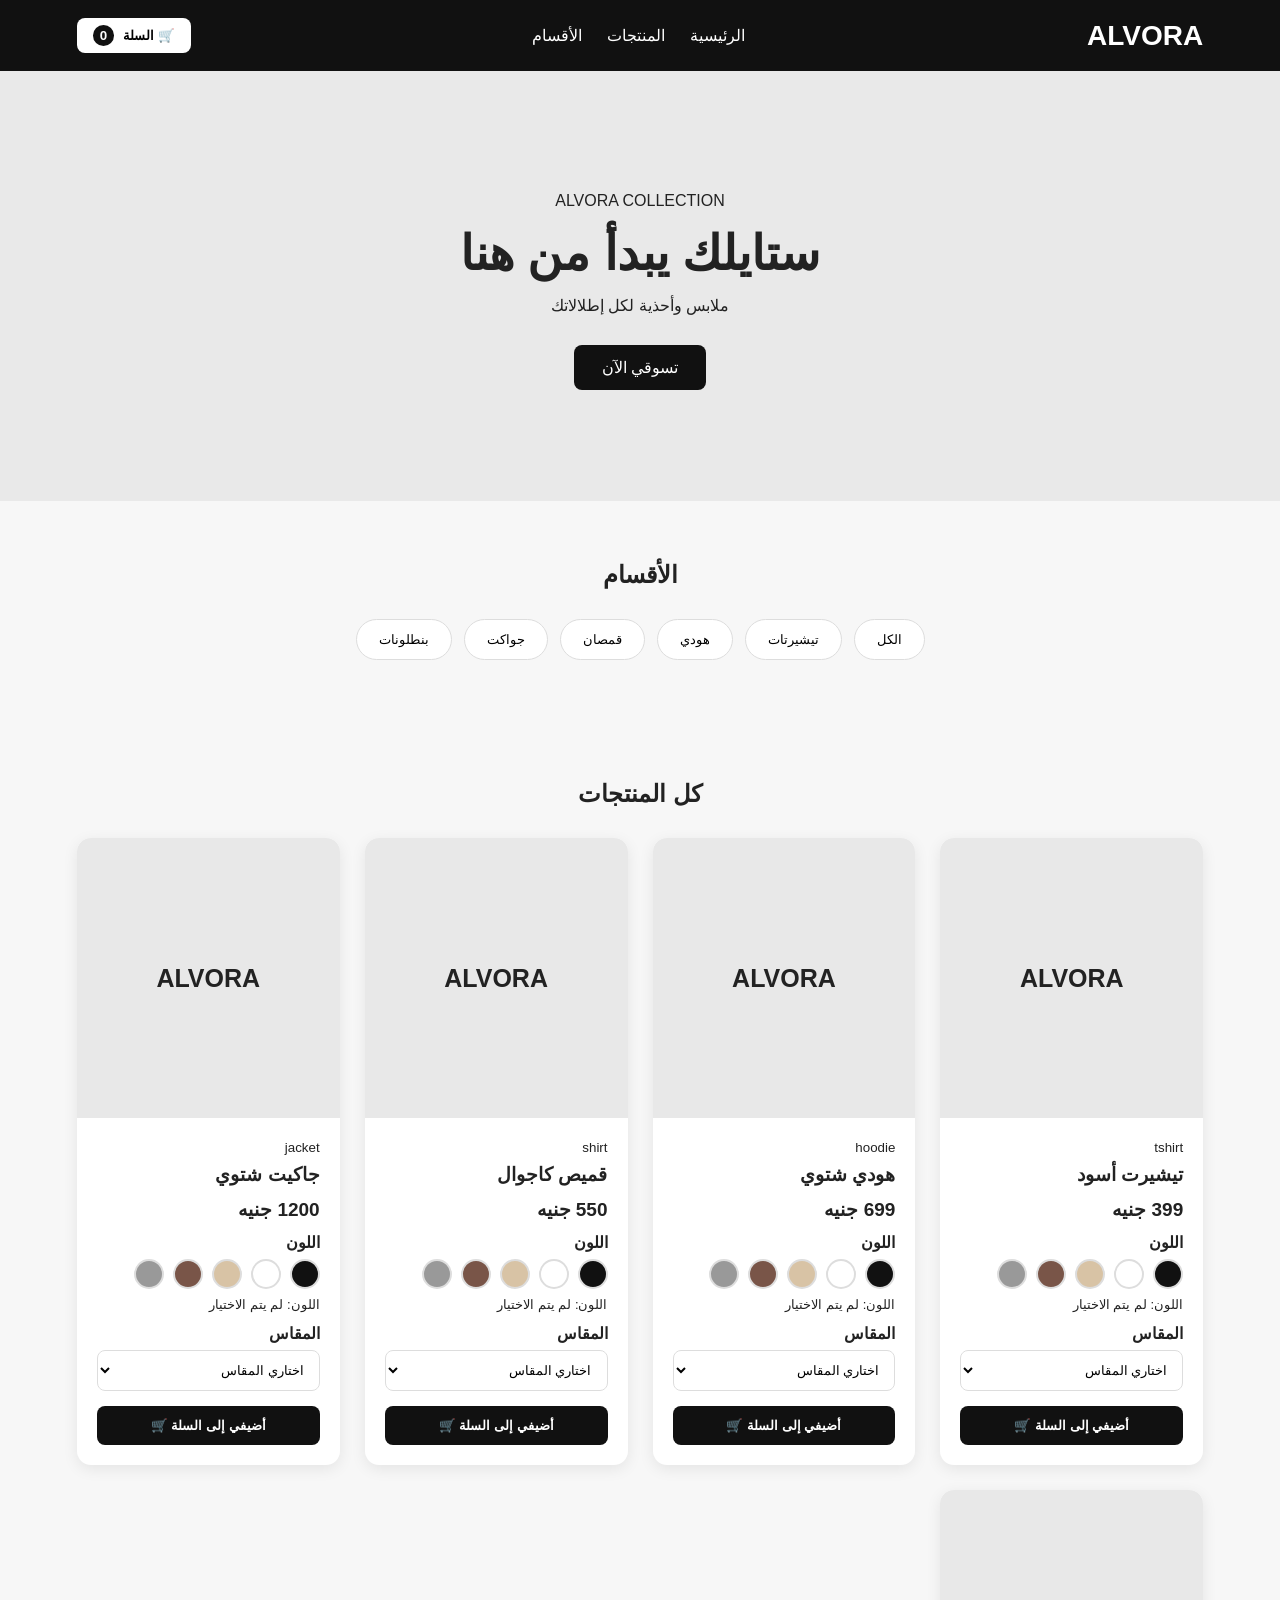
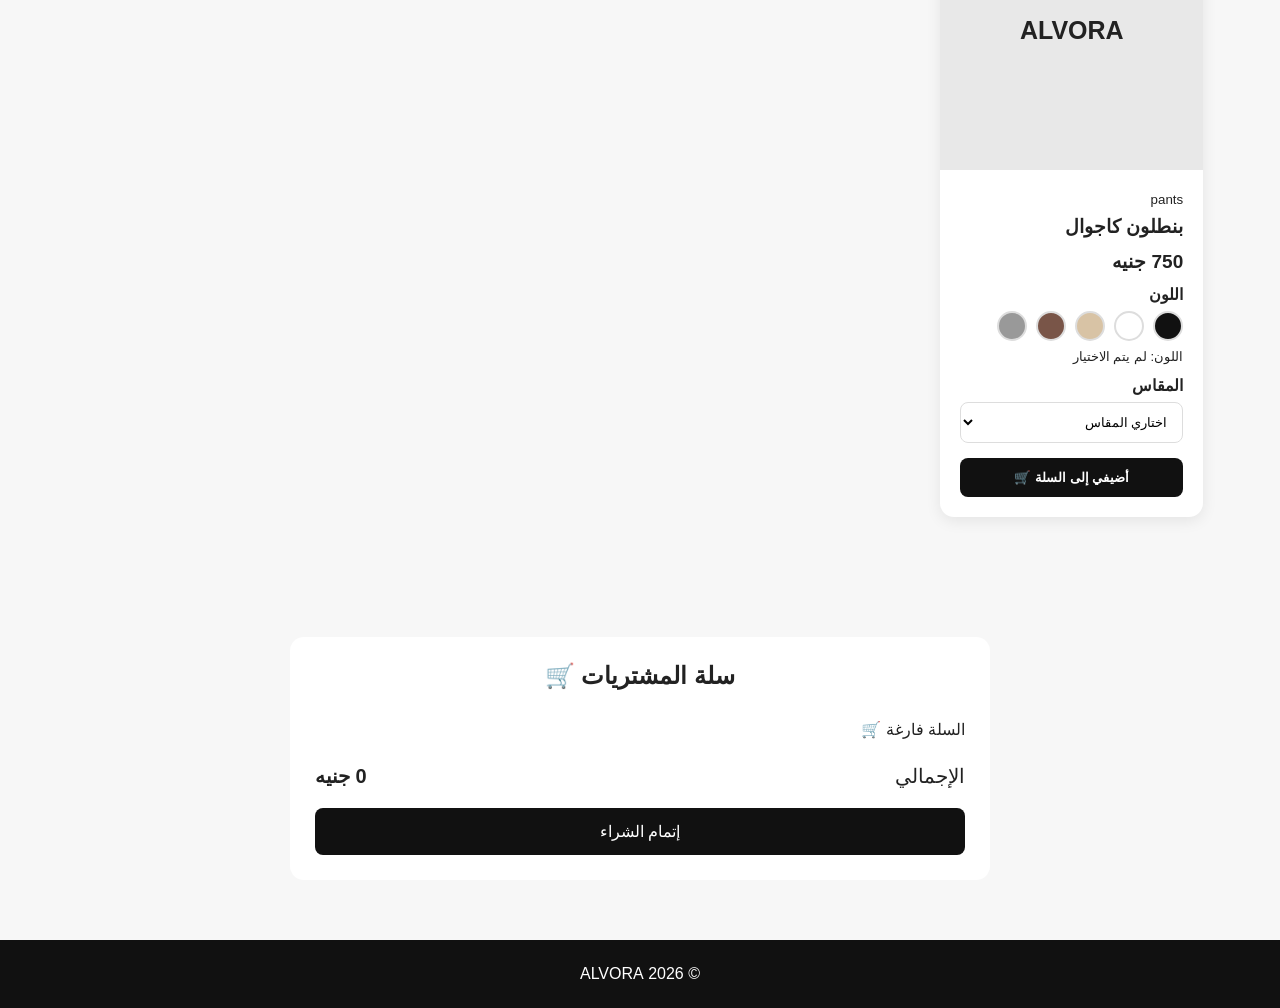
<file: index.html>
<!DOCTYPE html>
<html lang="ar" dir="rtl">
<head>
    <meta charset="UTF-8">
    <meta name="viewport" content="width=device-width, initial-scale=1.0">

    <title>ALVORA | متجر ملابس</title>

    <link rel="stylesheet" href="style.css">
</head>

<body>

<header class="header">

    <a href="#" class="logo">ALVORA</a>

    <nav class="nav">
        <a href="#home">الرئيسية</a>
        <a href="#products">المنتجات</a>
        <a href="#categories">الأقسام</a>
    </nav>

    <button class="cart-button" onclick="openCart()">
        🛒 السلة
        <span id="cart-count">0</span>
    </button>

</header>


<main>

    <!-- الرئيسية -->
    <section id="home" class="hero">

        <div class="hero-content">

            <p>ALVORA COLLECTION</p>

            <h1>ستايلك يبدأ من هنا</h1>

            <p>
                ملابس وأحذية لكل إطلالاتك
            </p>

            <a href="#products" class="shop-button">
                تسوقي الآن
            </a>

        </div>

    </section>


    <!-- الأقسام -->
    <section id="categories" class="categories">

        <h2>الأقسام</h2>

        <div class="category-grid">

            <button onclick="filterProducts('all')">
                الكل
            </button>

            <button onclick="filterProducts('tshirt')">
                تيشيرتات
            </button>

            <button onclick="filterProducts('hoodie')">
                هودي
            </button>

            <button onclick="filterProducts('shirt')">
                قمصان
            </button>

            <button onclick="filterProducts('jacket')">
                جواكت
            </button>

            <button onclick="filterProducts('pants')">
                بنطلونات
            </button>
            

        </div>

    </section>


    <!-- المنتجات -->
    <section id="products" class="products">

        <h2>كل المنتجات</h2>

        <div id="products-grid" class="products-grid">

            <!-- المنتجات سيضيفها JavaScript هنا -->

        </div>

    </section>


    <!-- السلة -->
    <section id="cart" class="cart-section">

        <div class="cart-box">

            <h2>سلة المشتريات 🛒</h2>

            <div id="cart-items">
                <p>السلة فارغة</p>
            </div>

            <div class="cart-total">

                <span>الإجمالي</span>

                <strong id="cart-total">
                    0 جنيه
                </strong>

            </div>

            <button
                class="checkout-button"
                onclick="checkout()">

                إتمام الشراء

            </button>

        </div>

    </section>

</main>


<footer>

    <p>
        © 2026 ALVORA
    </p>

</footer>


<script src="script.js"></script>

</body>
</html>
</file>
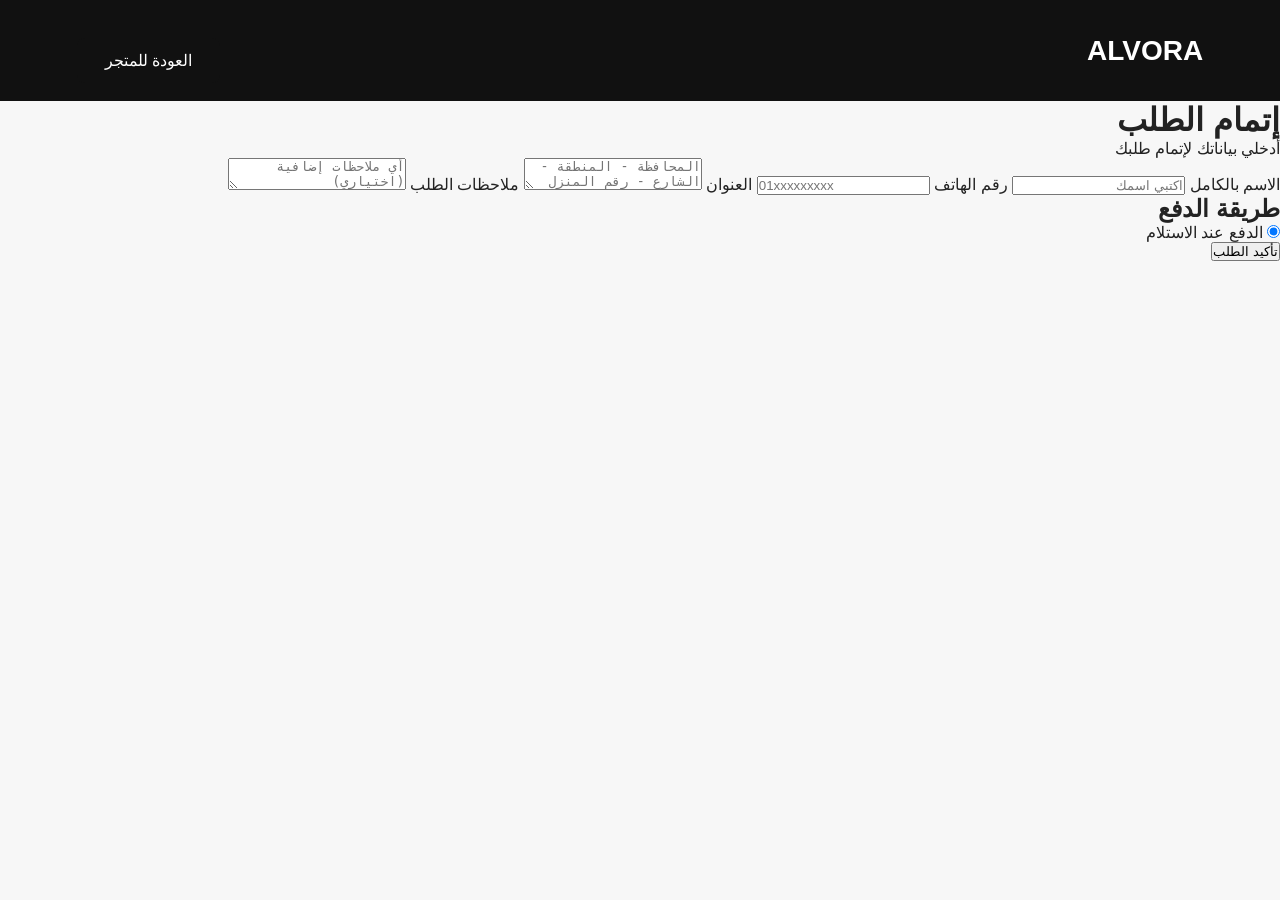
<file: checkout.html>
<!DOCTYPE html>
<html lang="ar" dir="rtl">

<head>
    <meta charset="UTF-8">
    <meta name="viewport" content="width=device-width, initial-scale=1.0">

    <title>إتمام الطلب | ALVORA</title>

    <link rel="stylesheet" href="style.css">
</head>

<body>

<header class="header">

    <a href="index.html" class="logo">
        ALVORA
    </a>

    <a href="index.html" class="shop-button">
        العودة للمتجر
    </a>

</header>


<main class="checkout-page">

    <div class="checkout-box">

        <h1>إتمام الطلب</h1>

        <p>
            أدخلي بياناتك لإتمام طلبك
        </p>


        <form id="checkout-form">

            <label for="name">
                الاسم بالكامل
            </label>

            <input
                type="text"
                id="name"
                placeholder="اكتبي اسمك"
                required
            >


            <label for="phone">
                رقم الهاتف
            </label>

            <input
                type="tel"
                id="phone"
                placeholder="01xxxxxxxxx"
                required
            >


            <label for="address">
                العنوان
            </label>

            <textarea
                id="address"
                placeholder="المحافظة - المنطقة - الشارع - رقم المنزل"
                required
            ></textarea>


            <label for="notes">
                ملاحظات الطلب
            </label>

            <textarea
                id="notes"
                placeholder="أي ملاحظات إضافية (اختياري)"
            ></textarea>


            <h2>طريقة الدفع</h2>

            <div class="payment-options">

                <label>
                    <input
                        type="radio"
                        name="payment"
                        value="cash"
                        checked
                    >
                    الدفع عند الاستلام
                </label>

            </div>


            <button
                type="submit"
                class="checkout-submit">

                تأكيد الطلب

            </button>

        </form>

    </div>

</main>


<script src="checkout.js"></script>

</body>
</html>
</file>
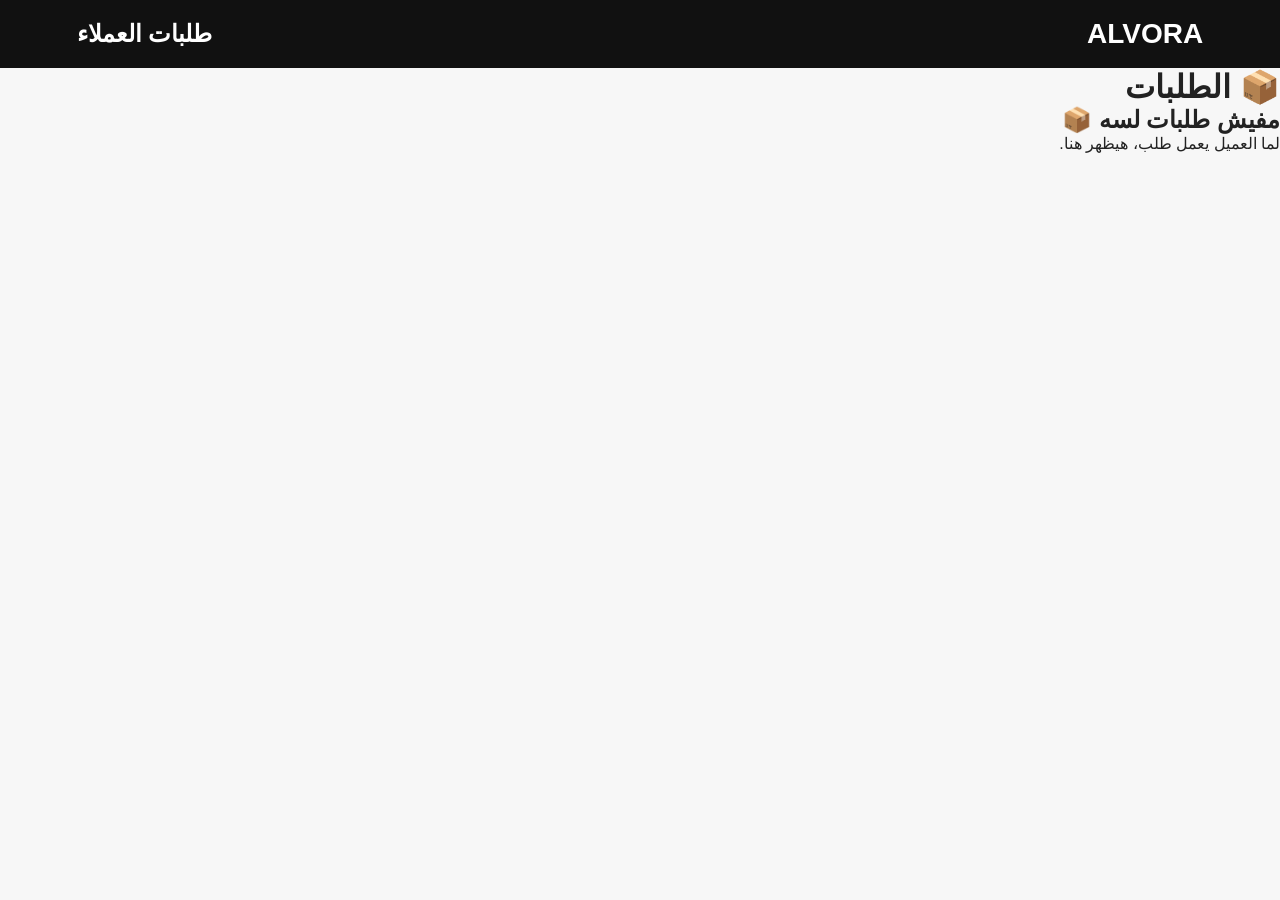
<file: orders.html>
<!DOCTYPE html>
<html lang="ar" dir="rtl">

<head>
    <meta charset="UTF-8">
    <meta name="viewport" content="width=device-width, initial-scale=1.0">

    <title>طلبات ALVORA</title>

    <link rel="stylesheet" href="style.css">
</head>

<body>

<header class="header">

    <a href="index.html" class="logo">
        ALVORA
    </a>

    <h2>طلبات العملاء</h2>

</header>


<main class="orders-page">

    <div class="orders-box">

        <h1>📦 الطلبات</h1>

        <div id="orders-list">
            <p>جاري تحميل الطلبات...</p>
        </div>

    </div>

</main>


<script src="orders.js"></script>

</body>
</html>
</file>
<file: style.css>
* {
    box-sizing: border-box;
    margin: 0;
    padding: 0;
}

body {
    font-family: Arial, sans-serif;
    background: #f7f7f7;
    color: #222;
}

.header {
    background: #111;
    color: white;
    padding: 18px 6%;
    display: flex;
    align-items: center;
    justify-content: space-between;
    gap: 25px;
}

.logo {
    color: white;
    text-decoration: none;
    font-size: 28px;
    font-weight: bold;
}

.nav {
    display: flex;
    gap: 25px;
}

.nav a {
    color: white;
    text-decoration: none;
}

.cart-button {
    background: white;
    border: none;
    padding: 10px 16px;
    border-radius: 8px;
    cursor: pointer;
    font-weight: bold;
}

#cart-count {
    background: #111;
    color: white;
    padding: 3px 7px;
    border-radius: 50%;
    margin-right: 5px;
}

.hero {
    min-height: 430px;
    display: flex;
    align-items: center;
    justify-content: center;
    text-align: center;
    background: #e9e9e9;
}

.hero-content h1 {
    font-size: 48px;
    margin: 15px 0;
}

.hero-content p {
    margin: 10px;
}

.shop-button {
    display: inline-block;
    margin-top: 20px;
    padding: 13px 28px;
    background: #111;
    color: white;
    text-decoration: none;
    border-radius: 8px;
}

.categories,
.products,
.cart-section {
    padding: 60px 6%;
}

.categories h2,
.products h2,
.cart-box h2 {
    text-align: center;
    margin-bottom: 30px;
}

.category-grid {
    display: flex;
    justify-content: center;
    flex-wrap: wrap;
    gap: 12px;
}

.category-grid button {
    border: 1px solid #ddd;
    background: white;
    padding: 12px 22px;
    border-radius: 25px;
    cursor: pointer;
}

.products-grid {
    display: grid;
    grid-template-columns: repeat(auto-fit, minmax(240px, 1fr));
    gap: 25px;
}

.product-card {
    background: white;
    border-radius: 14px;
    overflow: hidden;
    box-shadow: 0 4px 15px rgba(0,0,0,0.08);
}

.product-image {
    height: 280px;
    background: #e8e8e8;
    display: flex;
    align-items: center;
    justify-content: center;
    font-size: 25px;
    font-weight: bold;
}

.product-info {
    padding: 20px;
}

.product-info h3 {
    margin: 8px 0;
}

.price {
    font-weight: bold;
    margin: 12px 0;
    font-size: 19px;
}

.product-info label {
    display: block;
    margin: 12px 0 7px;
    font-weight: bold;
}

.color-options {
    display: flex;
    gap: 9px;
}

.color {
    width: 30px;
    height: 30px;
    border-radius: 50%;
    border: 2px solid #ddd;
    cursor: pointer;
}

.color.selected {
    outline: 3px solid #111;
    outline-offset: 2px;
}

.color-0 {
    background: #111;
}

.color-1 {
    background: white;
}

.color-2 {
    background: #d8c3a5;
}

.color-3 {
    background: #795548;
}

.color-4 {
    background: #999;
}

.selected-color {
    font-size: 13px;
    margin-top: 8px;
}

.product-info select {
    width: 100%;
    padding: 11px;
    border: 1px solid #ddd;
    border-radius: 8px;
    background: white;
}

.add-to-cart {
    width: 100%;
    margin-top: 15px;
    padding: 12px;
    border: none;
    border-radius: 8px;
    background: #111;
    color: white;
    cursor: pointer;
    font-weight: bold;
}

.cart-box {
    max-width: 700px;
    margin: auto;
    background: white;
    padding: 25px;
    border-radius: 14px;
}

.cart-item {
    display: flex;
    justify-content: space-between;
    align-items: center;
    border-bottom: 1px solid #eee;
    padding: 15px 0;
}

.cart-item button {
    border: none;
    background: #eee;
    padding: 8px 12px;
    border-radius: 6px;
    cursor: pointer;
}

.cart-total {
    display: flex;
    justify-content: space-between;
    margin-top: 25px;
    font-size: 20px;
}

.checkout-button {
    width: 100%;
    margin-top: 20px;
    padding: 14px;
    border: none;
    border-radius: 8px;
    background: #111;
    color: white;
    cursor: pointer;
    font-size: 16px;
}

footer {
    background: #111;
    color: white;
    text-align: center;
    padding: 25px;
}

@media (max-width: 700px) {

    .header {
        flex-direction: column;
    }

    .nav {
        flex-wrap: wrap;
        justify-content: center;
    }

    .hero-content h1 {
        font-size: 34px;
    }
}
</file>
